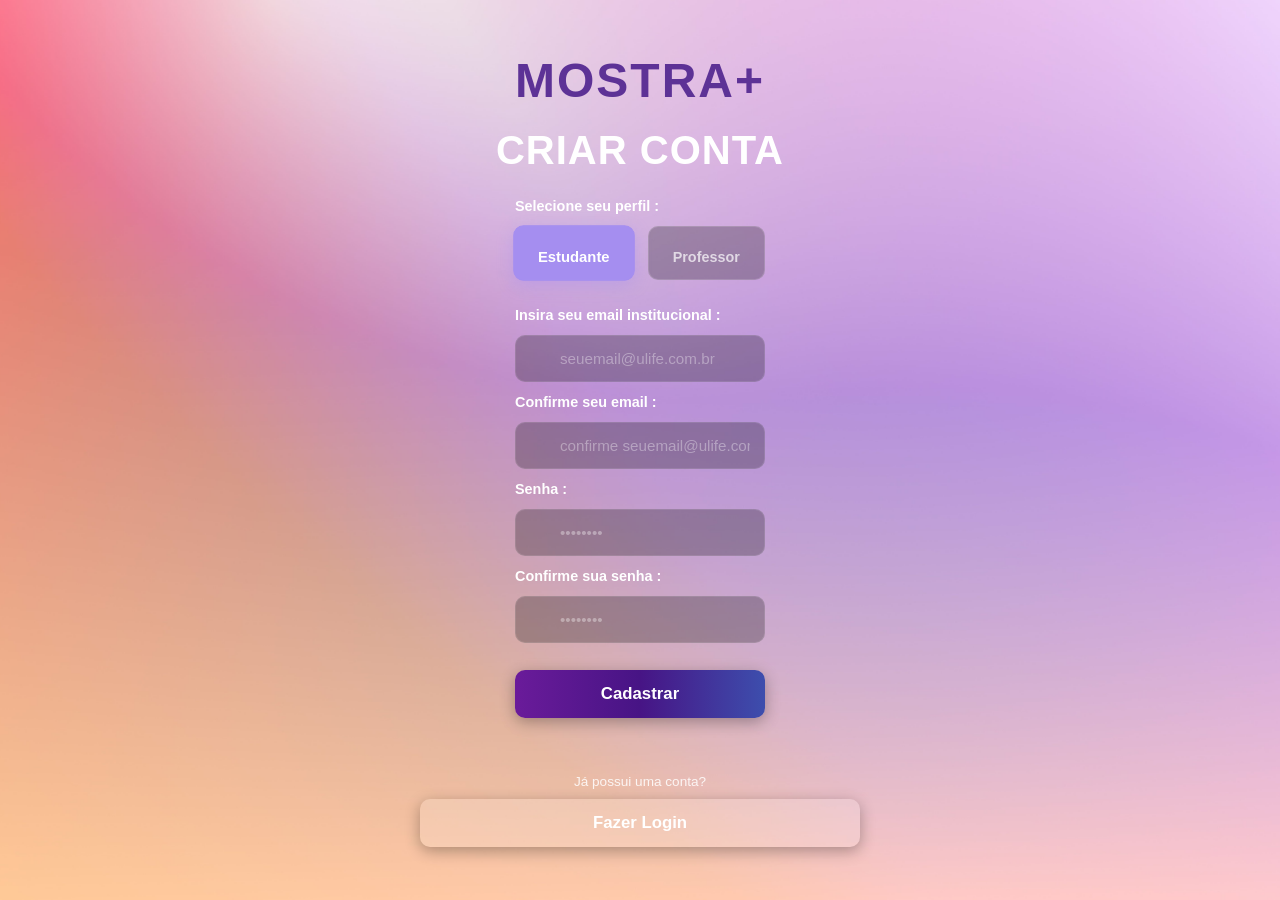
<file: cadastro.html>
<!DOCTYPE html>
<html lang="pt-BR">
<head>
  <meta charset="UTF-8">
  <meta name="viewport" content="width=device-width, initial-scale=1.0">
  <title>Mostra+ | Cadastro</title>
  <link rel="stylesheet" href="index.css">
  <link rel="stylesheet" href="index.css">
</head>
<body class="signup-body">

  <main class="signup-wrapper">
    
    <!-- CONTEÚDO CENTRALIZADO DA PÁGINA DE CADASTRO -->
    <div class="signup-card">
      
      <!-- LOGO TOPO -->
      <a href="index.html" class="brand-title signup-brand">MOSTRA+</a>

      <h2 class="signup-header">CRIAR CONTA</h2>

      <form action="#" method="POST" class="auth-form">
        
        <!-- SELEÇÃO DE PERFIL (ALUNO OU PROFESSOR) -->
        <label class="form-label">Selecione seu perfil :</label>
        <div class="profile-selector">
          <label class="profile-option">
            <input type="radio" name="perfil" value="aluno" checked required>
            <div class="profile-box">
              <i class="fa-solid fa-user-graduate"></i>
              <span>Estudante</span>
            </div>
          </label>

          <label class="profile-option">
            <input type="radio" name="perfil" value="professor" required>
            <div class="profile-box">
              <i class="fa-solid fa-chalkboard-user"></i>
              <span>Professor</span>
            </div>
          </label>
        </div>

        <!-- CAMPO: EMAIL -->
        <label for="email" class="form-label">Insira seu email institucional :</label>
        <div class="input-group">
          <i class="fa-regular fa-envelope input-icon"></i>
          <input type="email" id="email" class="form-input" placeholder="seuemail@ulife.com.br" required>
        </div>

        <!-- CAMPO: CONFIRME EMAIL -->
        <label for="confirm-email" class="form-label">Confirme seu email :</label>
        <div class="input-group">
          <i class="fa-regular fa-envelope input-icon"></i>
          <input type="email" id="confirm-email" class="form-input" placeholder="confirme seuemail@ulife.com.br" required>
        </div>

        <!-- CAMPO: SENHA -->
        <label for="password" class="form-label">Senha :</label>
        <div class="input-group">
          <i class="fa-solid fa-lock input-icon"></i>
          <input type="password" id="password" class="form-input" placeholder="••••••••" required>
        </div>

        <!-- CAMPO: CONFIRME SENHA -->
        <label for="confirm-password" class="form-label">Confirme sua senha :</label>
        <div class="input-group">
          <i class="fa-solid fa-lock input-icon"></i>
          <input type="password" id="confirm-password" class="form-input" placeholder="••••••••" required>
        </div>

        <!-- BOTÃO DE FINALIZAR CADASTRO -->
        <button type="submit" class="btn-action btn-signup-submit">Cadastrar</button>
      </form>

      <div class="divider-line"></div>

      <!-- LINK DE RETORNO AO LOGIN -->
      <div class="login-return-box">
        <p class="signup-text">Já possui uma conta?</p>
        <a href="login.html" class="btn-action btn-secondary-login">Fazer Login</a>
      </div>

    </div>

  </main>

</body>
</html>
</file>
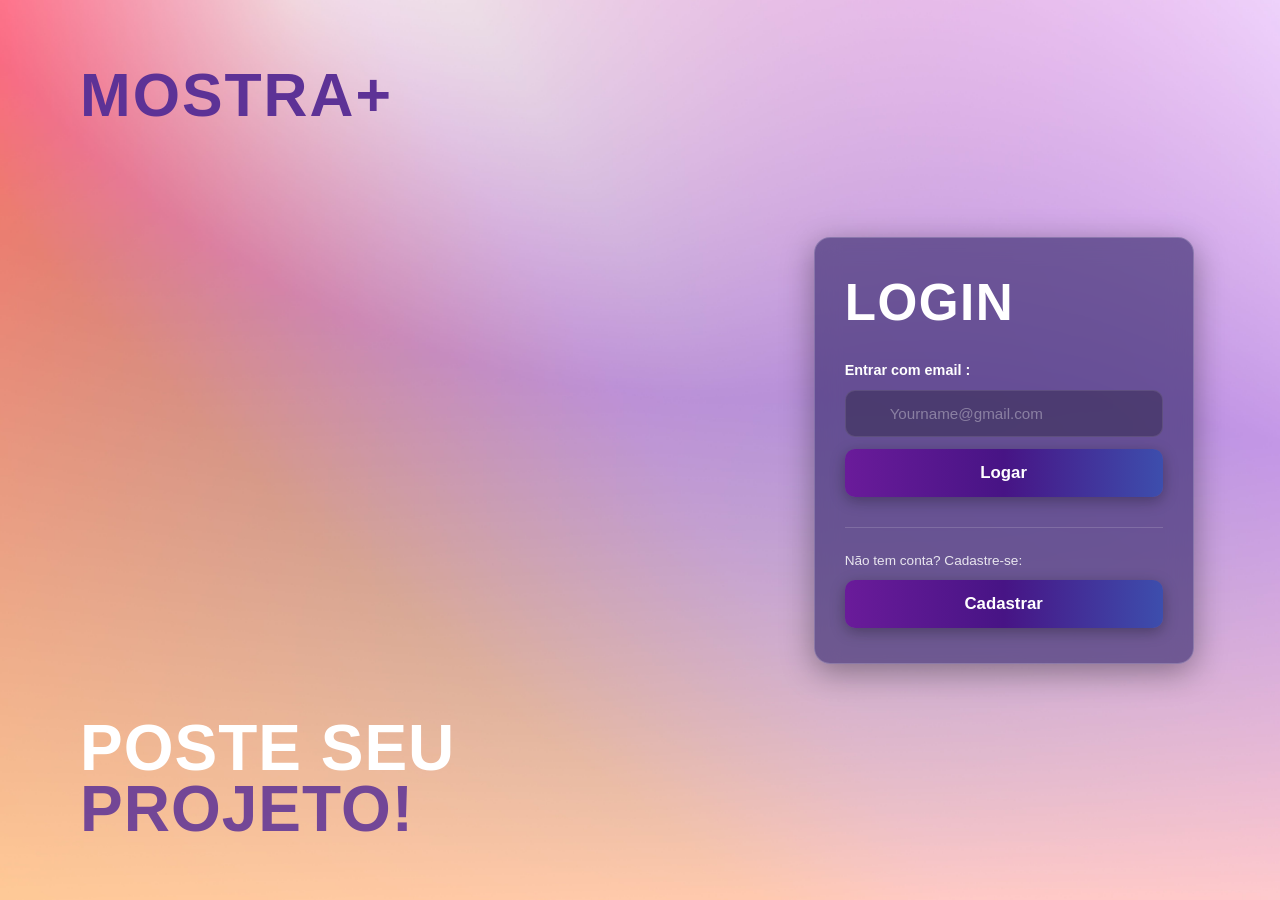
<file: login.htm>
<!DOCTYPE html>
<html lang="pt-BR">
<head>
  <meta charset="UTF-8">
  <meta name="viewport" content="width=device-width, initial-scale=1.0">
  <title>Mostra+ | Login</title>
  <link rel="stylesheet" href="index.css">
  <link rel="stylesheet" href="index.css">
</head>
<body class="login-body">

  <main class="login-wrapper">
    
    <!-- LADO ESQUERDO: MARCA E TEXTO INFERIOR (Visível no Computador) -->
    <div class="login-left-content">
      <div class="top-brand">
        <a href="index.html" class="brand-title">MOSTRA+</a>
      </div>
      <div class="bottom-tagline">
        <h1 class="poster-text">
          POSTE SEU<br>
          <span class="highlight-purple">PROJETO!</span>
        </h1>
      </div>
    </div>

    <!-- LADO DIREITO / CENTRALIZADO NO MOBILE: FORMULÁRIO DE LOGIN -->
    <div class="login-right-content">
      
      <!-- Logo exibida apenas no topo da versão celular -->
      <a href="index.html" class="brand-title mobile-brand">MOSTRA+</a>

      <div class="form-container">
        <h2 class="login-header">LOGIN</h2>

        <form action="#" method="POST" class="auth-form">
          <label for="email" class="form-label">Entrar com email :</label>
          <div class="input-group">
            <i class="fa-regular fa-envelope input-icon"></i>
            <input type="email" id="email" class="form-input" placeholder="Yourname@gmail.com" required>
          </div>

          <button type="submit" class="btn-gradient btn-action">Logar</button>
        </form>

        <div class="divider-line"></div>
        <div class="signup-box">
            <p class="signup-text">Não tem conta? Cadastre-se:</p>
            <a href="cadastro.html" class="btn-gradient btn-action" style="text-align: center; text-decoration: none; display: block;">Cadastrar</a>
        </div>
      </div>

    </div>

  </main>

</body>
</html>
</file>
<file: index.css>
/* ==========================================================================
   1. PALETA E VARIÁVEIS DE CORES SEPARADAS POR COMPONENTE
   ========================================================================== */
:root {
  /* --- 1.1 GRADIENTE DE FUNDO (Altere aqui para mudar SOMENTE o fundo) --- */
  --bg-gradient-start: #F57189; /* Cor do topo esquerdo */
  --bg-gradient-mid: #B990DC;   /* Cor do meio */
  --bg-gradient-end: #F3B994;   /* Cor do canto inferior direito */

  /* --- 1.2 CABEÇALHO / NAVBAR --- */
  --navbar-bg: #30255f;         /* Cor de fundo do cabeçalho */
  --navbar-text-color: #FFFFFF; /* Cor do texto "Mostra+" */

  /* --- 1.3 BOTÃO DE LOGIN --- */
  --btn-login-bg: #F2E4E2;      /* Fundo do botão logar */
  --btn-login-text: #222222;    /* Cor do texto do botão logar */
  --btn-login-hover: #FFFFFF;   /* Fundo do botão logar ao passar o mouse */

  /* --- 1.4 ÁREA DE BUSCA E FILTRO --- */
  --search-box-bg: #392C6F;     /* Fundo do container da barra de busca */
  --search-input-bg: #F2E4E2;   /* Fundo do campo de texto de busca */
  --search-input-text: #222222; /* Cor do texto digitado na busca */
  --btn-filter-bg: rgba(255, 255, 255, 0.15); /* Fundo do botão de filtro */
  --btn-search-bg: #F2E4E2;     /* Fundo do botão 'Buscar' */
  --btn-search-text: #222222;   /* Texto do botão 'Buscar' */

  /* --- 1.5 CARDS DOS PROJETOS (QUADRADOS) --- */
  --card-bg: #F2E4E2;           /* Fundo dos cards dos projetos */
  --card-title-color: #222222;  /* Cor do título do projeto */
  --card-desc-color: #555555;   /* Cor da descrição */
  --card-author-color: #777777; /* Cor do nome dos participantes */

  /* --- 1.6 TAGS / BADGES DE CATEGORIA --- */
  --badge-bio-bg: #D1F2D9;   --badge-bio-text: #1E6B37;
  --badge-chem-bg: #E0ECF8;  --badge-chem-text: #1B4F72;
  --badge-phys-bg: #FDEBD0;  --badge-phys-text: #7E5109;

  /* --- 1.7 SETA DE NAVEGAÇÃO DE PÁGINA --- */
  --nav-arrow-bg: #A58EF0;      /* Fundo da seta lateral */
  --nav-arrow-icon: #FFFFFF;    /* Cor do ícone da seta */
  --nav-arrow-hover: #836A9B;   /* Fundo da seta ao passar o mouse */
}

/* ==========================================================================
   2. CONFIGURAÇÕES GERAIS E FUNDO (BODY)
   ========================================================================== */
* {
  margin: 0;
  padding: 0;
  box-sizing: border-box;
  font-family: 'Segoe UI', Tahoma, Geneva, Verdana, sans-serif;
}

body {
  min-height: 100vh;
  /* Aplicação do gradiente exclusivo de fundo */
  background: linear-gradient(135deg, var(--bg-gradient-start) 0%, var(--bg-gradient-mid) 45%, var(--bg-gradient-end) 100%);
  color: #FFFFFF;
  padding-bottom: 40px;
}

/* ==========================================================================
   3. CABEÇALHO (NAVBAR)
   ========================================================================== */
.navbar {
  width: 100%;
  height: 60px;
  background-color: var(--navbar-bg);
  display: flex;
  justify-content: space-between;
  align-items: center;
  padding: 0 40px;
  box-shadow: 0 2px 10px rgba(0, 0, 0, 0.2);
}

.logo {
  font-size: 1.8rem;
  font-weight: bold;
  color: var(--navbar-text-color);
  letter-spacing: 0.5px;
}

.btn-login {
  background-color: var(--btn-login-bg);
  color: var(--btn-login-text);
  border: none;
  padding: 8px 24px;
  border-radius: 8px;
  font-weight: 600;
  cursor: pointer;
  transition: background-color 0.2s ease, transform 0.2s ease;
}

.btn-login:hover {
  background-color: var(--btn-login-hover);
  transform: translateY(-2px);
}

/* ==========================================================================
   4. CONTEÚDO PRINCIPAL & BUSCA
   ========================================================================== */
.container {
  max-width: 1200px;
  margin: 0 auto;
  padding: 20px 20px;
}

.main-title {
  text-align: center;
  font-size: 2.5rem;
  margin-bottom: 20px;
  font-weight: 600;
  text-shadow: 0 2px 4px rgba(0, 0, 0, 0.2);
}

.search-section {
  display: flex;
  flex-direction: column;
  align-items: center;
  margin-bottom: 35px;
}

.search-label {
  font-size: 1.1rem;
  margin-bottom: 8px;
  color: #FFFFFF;
}

.search-box {
  background-color: var(--search-box-bg);
  padding: 10px 14px;
  border-radius: 12px;
  display: flex;
  align-items: center;
  gap: 10px;
  box-shadow: 0 4px 15px rgba(0, 0, 0, 0.25);
}

.btn-filter {
  background-color: var(--btn-filter-bg);
  color: #FFFFFF;
  border: none;
  padding: 8px 12px;
  border-radius: 6px;
  display: flex;
  align-items: center;
  gap: 6px;
  cursor: pointer;
  font-size: 0.85rem;
  transition: background-color 0.2s;
}

.btn-filter:hover {
  background-color: rgba(255, 255, 255, 0.3);
}

.search-input {
  border: none;
  outline: none;
  background-color: var(--search-input-bg);
  padding: 8px 16px;
  border-radius: 6px;
  width: 260px;
  font-size: 0.95rem;
  color: var(--search-input-text);
}

.btn-search {
  background-color: var(--btn-search-bg);
  color: var(--btn-search-text);
  border: none;
  padding: 8px 18px;
  border-radius: 6px;
  font-weight: 600;
  cursor: pointer;
  transition: background-color 0.2s;
}

.btn-search:hover {
  background-color: #FFFFFF;
}

/* ==========================================================================
   5. GRID 3x2 DE PROJETOS E HOVER (EFEITO ZOOM)
   ========================================================================== */
.grid-wrapper {
  display: flex;
  align-items: center;
  gap: 20px;
  position: relative;
}

.projects-grid {
  display: grid;
  grid-template-columns: repeat(3, 1fr);
  grid-template-rows: repeat(2, auto);
  gap: 20px;
  flex: 1;
}

.project-card {
  background-color: var(--card-bg);
  border-radius: 12px;
  padding: 24px;
  display: flex;
  flex-direction: column;
  align-items: center;
  text-align: center;
  box-shadow: 0 4px 12px rgba(0, 0, 0, 0.15);
  /* Animação suave para quando passar o mouse */
  transition: transform 0.3s cubic-bezier(0.25, 0.8, 0.25, 1), box-shadow 0.3s ease;
  cursor: pointer;
}

/* Aumento do card ao passar o mouse */
.project-card:hover {
  transform: scale(1.04);
  box-shadow: 0 10px 25px rgba(0, 0, 0, 0.3);
  z-index: 2;
}

.badge {
  font-size: 0.75rem;
  padding: 4px 12px;
  border-radius: 20px;
  font-weight: 600;
  margin-bottom: 12px;
}

.badge-biology   { background-color: var(--badge-bio-bg);  color: var(--badge-bio-text); }
.badge-chemistry { background-color: var(--badge-chem-bg); color: var(--badge-chem-text); }
.badge-physics   { background-color: var(--badge-phys-bg); color: var(--badge-phys-text); }

.card-title {
  font-size: 1.2rem;
  font-weight: 700;
  color: var(--card-title-color);
  margin-bottom: 10px;
}

.card-description {
  font-size: 0.9rem;
  color: var(--card-desc-color);
  margin-bottom: 16px;
  line-height: 1.4;
}

.card-authors {
  font-size: 0.85rem;
  color: var(--card-author-color);
  margin-top: auto;
}

/* ==========================================================================
   6. SETA DISCRETA DE NAVEGAÇÃO
   ========================================================================== */
.nav-next {
  background-color: var(--nav-arrow-bg);
  color: var(--nav-arrow-icon);
  border: none;
  width: 42px;
  height: 42px;
  border-radius: 8px;
  /* 2. AJUSTE O TAMANHO DO SÍMBOLO/SETA AQUI */
  font-size: 1.4rem;   /* Aumenta ou diminui o símbolo '>' */
  font-weight: bold;   /* Deixa o símbolo mais espesso/negrito */
  color: #0a0909;
  display: flex;
  align-items: center;
  justify-content: center;
  cursor: pointer;
  box-shadow: 0 4px 10px rgba(0, 0, 0, 0.2);
  transition: background-color 0.2s, transform 0.2s;
}

.nav-next:hover {
  background-color: var(--nav-arrow-hover);
  transform: translateX(3px);
}
/* ==========================================================================
   BOTÃO "VER PROJETO" DENTRO DO CARD (.btn-card-details)
   ========================================================================== */
.btn-card-details {
  display: inline-block;
  width: 100%;
  margin-top: 15px;
  padding: 10px 18px;
  box-sizing: border-box;
  
  /* Estilização e Cores da Paleta */
  background: linear-gradient(90deg, var(--bg-gradient-start) 0%, var(--nav-arrow-bg) 100%);
  color: #FFFFFF;
  font-size: 0.9rem;
  font-weight: 700;
  text-align: center;
  text-decoration: none;
  border-radius: 8px;
  
  /* Efeito de transição suave */
  transition: transform 0.25s cubic-bezier(0.25, 0.8, 0.25, 1), box-shadow 0.25s ease, background 0.25s ease;
}

/* Efeito ao passar o cursor no botão */
.btn-card-details:hover {
  transform: scale(1.03); /* Aumenta levemente */
  box-shadow: 0 4px 15px rgba(165, 142, 240, 0.4); /* Leve brilho roxo/lilás */
  color: #FFFFFF;
}
/* ==========================================================================
   7. RESPONSIVIDADE
   ========================================================================== */
@media (max-width: 900px) {
  .projects-grid {
    grid-template-columns: repeat(2, 1fr);
  }
}

@media (max-width: 600px) {
  .projects-grid {
    grid-template-columns: 1fr;
  }
  .navbar {
    padding: 0 20px;
  }
  .search-box {
    flex-direction: column;
    width: 100%;
  }
  .search-input {
    width: 100%;
  }
  .grid-wrapper {
    flex-direction: column;
  }
  .nav-next {
    margin-top: 10px;
  }
}
/* ==========================================================================
   CONFIGURAÇÕES GERAIS DE RESETS (Essenciais para o footer colar 100%)
   ========================================================================== */
html, body {
  margin: 0 !important;
  padding: 0 !important;
  width: 100%;
  min-height: 100vh;
  box-sizing: border-box;
}

body {
  display: flex;
  flex-direction: column;
}

/* O container de conteúdo principal empurra o footer até o final */
.container {
  flex: 1;
}

/* ==========================================================================
   RODAPÉ (FOOTER - Colado nas laterais e no fundo)
   ========================================================================== */
.footer {
  width: 100%;
  box-sizing: border-box;
  background-color: #6d4970; /* Cor de fundo */
  color: #cebab0;            /* Cor do texto */
  padding: 40px 0;
  margin: 150px 0 0 0;        /* Apenas margin-top para afastar do conteúdo anterior */
  border-radius: 0;          /* Remove qualquer curvatura nas pontas */
  border-top: 1px solid rgba(255, 255, 255, 0.1);
}

.footer-container {
  max-width: 1200px;
  width: 100%;
  margin: 0 auto;
  padding: 0 20px;           /* Evita colar o texto no limite em telas menores */
  box-sizing: border-box;
  display: flex;
  justify-content: space-around; /* Distribui as colunas */
  gap: 40px;
}

.footer-col h3 {
  font-size: 1.1rem;
  font-weight: 700;
  margin-bottom: 16px;
  letter-spacing: 1px;
  text-transform: uppercase;
  color: #000000;
}

.footer-col ul {
  list-style: none;
  padding: 0;
  margin: 0;
}

.footer-col ul li {
  margin-bottom: 10px;
}

.footer-col ul li a {
  color: #070605;
  text-decoration: none;
  font-size: 0.95rem;
  transition: color 0.2s ease, text-shadow 0.2s ease, transform 0.2s ease;
  display: inline-block;
}

/* Efeito ao passar o cursor no texto */
.footer-col ul li a:hover {
  color: #FFFFFF;             /* Fica branco brilhante */
  text-shadow: 0 0 8px rgba(255, 255, 255, 0.5); /* Leve brilho */
  transform: translateX(2px); /* Pequeno deslocamento suave */
}

/* Ajuste Responsivo para celulares */
@media (max-width: 600px) {
  .footer-container {
    flex-direction: column;
    align-items: center;
    text-align: center;
  }
}
/* ==========================================================================
   PÁGINA DE LOGIN (COMPUTADOR X CELULAR)
   ========================================================================== */
.login-body {
  margin: 0;
  padding: 0;
  width: 100vw;
  height: 100vh;
  overflow-x: hidden;
  background-color: var(--purple-dark); /* Fundo roxo escuro base #392C6F */
}

.login-wrapper {
  width: 100%;
  min-height: 100vh;
  display: flex;
  box-sizing: border-box;
  background-image: url('bg-login.jpg'); /* Nome do seu arquivo de imagem */
  background-repeat: no-repeat;
  background-size: cover;
  
  /* Alinha a ilustração para a esquerda para não colidir com o formulário no lado direito */
  background-position: left 20% center; 
  background-color: var(--purple-dark);
}

/* Cria um cartão com fundo desfocado atrás do formulário para garantir leitura limpa */
.form-container {
  width: 100%;
  max-width: 380px;
  background: rgba(57, 44, 111, 0.65); /* Roxo do projeto com transparência */
  backdrop-filter: blur(12px);          /* Efeito de vidro desfocado */
  -webkit-backdrop-filter: blur(12px);
  padding: 35px 30px;
  border-radius: 16px;
  border: 1px solid rgba(255, 255, 255, 0.2);
  box-shadow: 0 8px 32px 0 rgba(0, 0, 0, 0.37);
}

/* --- LADO ESQUERDO (COMPUTADOR) --- */
.login-left-content {
  flex: 1.2;
  padding: 60px 80px;
  display: flex;
  flex-direction: column;
  justify-content: space-between;
  box-sizing: border-box;
}

.brand-title {
  font-size: 3.8rem;
  font-weight: 900;
  color: #5d3296; /* Tom de lilás/roxo do tema */
  text-decoration: none;
  letter-spacing: 2px;
  display: inline-block;
  transition: transform 0.3s ease;
}

.brand-title:hover {
  transform: scale(1.02);
}

.poster-text {
  font-size: 4rem;
  font-weight: 900;
  color: #FFFFFF;
  line-height: 0.95;
  margin: 0;
  letter-spacing: 1px;
}

.highlight-purple {
  color: #5d3296;
  opacity: 0.85;
}

/* --- LADO DIREITO (COMPUTADOR) --- */
.login-right-content {
  flex: 1;
  display: flex;
  flex-direction: column;
  justify-content: center;
  align-items: center;
  padding: 40px;
  box-sizing: border-box;
}

.mobile-brand {
  display: none; /* Escondido por padrão no PC */
}

.form-container {
  width: 100%;
  max-width: 380px;
}

.login-header {
  font-size: 3.2rem;
  font-weight: 900;
  color: #ffffff;
  margin-bottom: 30px;
  letter-spacing: 1.5px;
}

.auth-form {
  display: flex;
  flex-direction: column;
  gap: 12px;
}

.form-label {
  font-size: 0.9rem;
  color: #FFFFFF;
  font-weight: 600;
}

.input-group {
  position: relative;
  width: 100%;
}

.input-icon {
  position: absolute;
  left: 16px;
  top: 50%;
  transform: translateY(-50%);
  color: rgba(114, 91, 151, 0.5);
  font-size: 1rem;
}

.form-input {
  width: 100%;
  background-color: rgba(0, 0, 0, 0.25);
  border: 1px solid rgba(255, 255, 255, 0.1);
  border-radius: 10px;
  padding: 14px 14px 14px 44px;
  color: #FFFFFF;
  font-size: 0.95rem;
  box-sizing: border-box;
  outline: none;
  transition: border-color 0.2s;
}

.form-input:focus {
  border-color: var(--nav-arrow-bg);
}

.form-input::placeholder {
  color: rgba(255, 255, 255, 0.35);
}

/* BOTÕES COM EFEITO DE HOVER (AUMENTAR LEVEMENTE) */
.btn-action {
  width: 100%;
  padding: 14px;
  border: none;
  border-radius: 10px;
  background: linear-gradient(90deg, #6A1B9A 0%, #471485 50%, #3d4ead 100%);
  color: #FFFFFF;
  font-size: 1.05rem;
  font-weight: 700;
  cursor: pointer;
  box-shadow: 0 4px 15px rgba(0, 0, 0, 0.3);
  /* Animação suave para ampliar ao passar o cursor */
  transition: transform 0.25s cubic-bezier(0.25, 0.8, 0.25, 1), box-shadow 0.25s ease;
}

.btn-action:hover {
  transform: scale(1.04); /* Aumenta levemente a caixa */
  box-shadow: 0 6px 20px rgba(106, 32, 153, 0.5);
}

.divider-line {
  height: 1px;
  background-color: rgba(255, 255, 255, 0.15);
  margin: 30px 0 25px 0;
}

.signup-box {
  display: flex;
  flex-direction: column;
  gap: 12px;
}

.signup-text {
  font-size: 0.85rem;
  color: rgba(255, 255, 255, 0.85);
  margin: 0;
}

/* ==========================================================================
   VERSÃO CELULAR / MOBILE (QUADRO DA ESQUERDA NA IMAGEM)
   ========================================================================== */
@media (max-width: 850px) {
  .login-wrapper {
    flex-direction: column;
    height: auto;
    min-height: 100vh;
    padding: 40px 20px;
    justify-content: center;
  }

  .login-left-content {
    display: none; /* Esconde a lateral e o texto 'POSTE SEU PROJETO' no celular */
  }

  .login-right-content {
    width: 100%;
    padding: 0;
  }

  .mobile-brand {
    display: block; /* Mostra a marca 'MOSTRA+' no topo do celular */
    font-size: 2.8rem;
    margin-bottom: 40px;
    text-align: center;
  }

  .form-container {
    max-width: 340px;
  }

  .login-header {
    font-size: 2.6rem;
  }
}
/* ==========================================================================
   PÁGINA DE CADASTRO (CENTRALIZADA E RESPONSIVA)
   ========================================================================== */
.signup-body {
  margin: 0;
  padding: 0;
  width: 100vw;
  min-height: 100vh;
  background-color: var(--purple-dark);
}

.signup-wrapper {
  width: 100%;
  min-height: 100vh;
  display: flex;
  align-items: center;
  justify-content: center; /* Centralização no meio da página */
  padding: 40px 20px;
  box-sizing: border-box;
/* 1. Imagem de fundo apontando para o arquivo salvo */
  background-image: url('bg-login.jpg'); /* Altere o caminho se salvar em pasta (ex: 'images/bg-login.jpg') */
  
  /* 2. Centraliza a imagem na tela */
  background-position: center center;
  
  /* 3. Evita que a imagem fique se repetindo */
  background-repeat: no-repeat;
  
  /* 4. OTIMIZAÇÃO VISUAL: Força a imagem a cobrir 100% da tela sem esticar ou distorcer */
  background-size: cover;
  
  /* 5. Fixa o fundo ao rolar a página (ótimos resultados em telas longas como a de cadastro) */
  background-attachment: fixed;

  /* 6. COR DE FALLBACK: Exibida enquanto a imagem carrega para não dar "flash" branco */
  background-color: var(--purple-dark);
}

.signup-card {
  width: 100%;
  max-width: 440px; /* Largura focada no meio da tela */
  display: flex;
  flex-direction: column;
  align-items: center;
}

.signup-brand {
  font-size: 3rem;
  margin-bottom: 20px;
}

.signup-header {
  font-size: 2.5rem;
  font-weight: 900;
  color: #FFFFFF;
  margin-bottom: 25px;
  letter-spacing: 1px;
}

/* --- SELEÇÃO DE PERFIL (RADIO BUTTONS ESTILIZADOS) --- */
.profile-selector {
  display: flex;
  gap: 15px;
  margin-bottom: 15px;
  width: 100%;
}

.profile-option {
  flex: 1;
  cursor: pointer;
}

.profile-option input[type="radio"] {
  display: none; /* Esconde a bolinha padrão do rádio */
}

.profile-box {
  background-color: rgba(0, 0, 0, 0.25);
  border: 1px solid rgba(255, 255, 255, 0.15);
  border-radius: 10px;
  padding: 14px 10px;
  display: flex;
  flex-direction: column;
  align-items: center;
  gap: 8px;
  color: rgba(255, 255, 255, 0.7);
  font-size: 0.9rem;
  font-weight: 600;
  transition: all 0.25s cubic-bezier(0.25, 0.8, 0.25, 1);
}

.profile-box i {
  font-size: 1.4rem;
}

/* Estado de Seleção do Perfil */
.profile-option input[type="radio"]:checked + .profile-box {
  background-color: var(--nav-arrow-bg);
  border-color: var(--nav-arrow-bg);
  color: #FFFFFF;
  box-shadow: 0 4px 15px rgba(165, 142, 240, 0.4);
  transform: scale(1.03);
}

.profile-box:hover {
  transform: scale(1.03);
  border-color: var(--nav-arrow-bg);
}

/* Adjustments dos Botões da Tela de Cadastro */
.btn-signup-submit {
  margin-top: 15px;
}

.login-return-box {
  width: 100%;
  display: flex;
  flex-direction: column;
  gap: 10px;
  text-align: center;
}

.btn-secondary-login {
  background: rgba(255, 255, 255, 0.15);
  text-decoration: none;
  text-align: center;
  display: block;
  box-sizing: border-box;
}

.btn-secondary-login:hover {
  background: rgba(255, 255, 255, 0.3);
}

/* Ajustes para telas menores */
@media (max-width: 500px) {
  .signup-card {
    max-width: 100%;
  }
  .signup-header {
    font-size: 2rem;
  }
}
/* ==========================================================================
   PÁGINA DE DETALHES DO PROJETO (PROJETO.HTML)
   ========================================================================== */
.project-details-container {
  padding-top: 40px;
  padding-bottom: 40px;
}

.project-header {
  display: flex;
  justify-content: space-between;
  align-items: flex-start;
  gap: 30px;
  margin-bottom: 35px;
  flex-wrap: wrap;
}

.project-badge {
  display: inline-block;
  background-color: var(--nav-arrow-bg);
  color: #FFFFFF;
  padding: 6px 16px;
  border-radius: 20px;
  font-size: 0.85rem;
  font-weight: 700;
  margin-bottom: 12px;
  text-transform: uppercase;
}

.project-title {
  font-size: 2.5rem;
  font-weight: 800;
  color: #FFFFFF;
  margin: 0 0 10px 0;
}

.project-subtitle {
  font-size: 1.1rem;
  color: rgba(255, 255, 255, 0.8);
  margin: 0;
}

/* ==========================================================================
   BOTÃO DE ACESSO AO PROJETO (CENTRALIZADO E COM ESPAÇAMENTO NAS BORDAS)
   ========================================================================== */
.access-project-wrapper {
  margin-top: 35px;
  display: flex;
  justify-content: center; /* Centraliza o botão dentro da caixa */
  align-items: center;
  width: 100%;
  padding: 0 20px;         /* Garante respiro lateral de segurança em qualquer tela */
  box-sizing: border-box;
}

.btn-access-project {
  /* Força o botão a NÃO ocupar 100% da largura da tela */
  width: auto !important;           
  max-width: 320px;                 /* Limita a largura máxima do botão */
  margin: 0 auto;                   /* Centraliza horizontalmente */
  padding: 14px 32px !important;    /* Espaçamento interno em cima/baixo e nas laterais do texto */
  
  display: inline-flex;
  align-items: center;
  justify-content: center;
  gap: 10px;
  
  text-decoration: none;
  font-size: 1.05rem;
  font-weight: 700;
  border-radius: 10px;
 background: linear-gradient(90deg, #6A1B9A 0%, #4A148C 50%, #3F51B5 100%) !important;
  color: #FFFFFF;
  box-shadow: 0 4px 15px rgba(0, 0, 0, 0.25);
  white-space: nowrap;
  
  /* Animação e Zoom suave ao passar o mouse */
  transition: transform 0.25s cubic-bezier(0.25, 0.8, 0.25, 1), box-shadow 0.25s ease;
}

.btn-access-project:hover {
  transform: scale(1.04);           /* Aumento leve */
  box-shadow: 0 6px 20px rgba(165, 142, 240, 0.5);
}

/* GALERIA DE IMAGENS */
.project-gallery {
  margin-bottom: 40px;
}

.main-image-box {
  width: 100%;
  max-height: 520px;
  overflow: hidden;
  border-radius: 16px;
  box-shadow: 0 10px 30px rgba(0,0,0,0.3);
  margin-bottom: 15px;
}

.main-image-box img {
  width: 100%;
  height: 100%;
  object-fit: cover;
  display: block;
}

.thumbnail-list {
  display: flex;
  gap: 15px;
}

.thumb {
  width: 120px;
  height: 80px;
  object-fit: cover;
  border-radius: 8px;
  cursor: pointer;
  opacity: 0.6;
  border: 2px solid transparent;
  transition: opacity 0.2s, border-color 0.2s, transform 0.2s;
}

.thumb:hover, .thumb.active {
  opacity: 1;
  border-color: var(--nav-arrow-bg);
  transform: scale(1.03);
}

/* GRID DE DESCRIÇÃO E INTEGRANTES */
.project-info-grid {
  display: grid;
  grid-template-columns: 2fr 1fr;
  gap: 40px;
}

.project-description-box, .project-members-box {
  background-color: var(--navbar-bg); /* #392C6F */
  padding: 30px;
  border-radius: 16px;
  border: 1px solid rgba(255, 255, 255, 0.1);
}

.project-description-box h2, .project-members-box h2 {
  font-size: 1.4rem;
  color: #FFFFFF;
  margin-top: 0;
  margin-bottom: 20px;
  display: flex;
  align-items: center;
  gap: 10px;
}

.project-description-box p {
  line-height: 1.7;
  color: #EED9D5;
  font-size: 1rem;
}

.tech-tags {
  list-style: none;
  padding: 0;
  display: flex;
  flex-wrap: wrap;
  gap: 10px;
}

.tech-tags li {
  background: rgba(255, 255, 255, 0.1);
  padding: 6px 14px;
  border-radius: 8px;
  font-size: 0.85rem;
  color: #FFFFFF;
}

/* INTEGRANTES */
.member-list {
  list-style: none;
  padding: 0;
  margin: 0 0 25px 0;
}

.member-card {
  display: flex;
  align-items: center;
  gap: 15px;
  padding: 12px;
  background: rgba(0, 0, 0, 0.2);
  border-radius: 10px;
  margin-bottom: 10px;
}

.member-avatar {
  width: 42px;
  height: 42px;
  border-radius: 50%;
  background-color: var(--nav-arrow-bg);
  display: flex;
  align-items: center;
  justify-content: center;
  color: #FFFFFF;
  font-size: 1.1rem;
}

.member-info {
  display: flex;
  flex-direction: column;
}

.member-info strong {
  color: #FFFFFF;
  font-size: 0.95rem;
}

.member-info span {
  color: rgba(255, 255, 255, 0.7);
  font-size: 0.8rem;
}

/* RESPONSIVIDADE */
@media (max-width: 850px) {
  .project-info-grid {
    grid-template-columns: 1fr;
  }
  
  .project-header {
    flex-direction: column;
    align-items: stretch;
  }

  .btn-access-project {
    width: 100%;
    box-sizing: border-box;
  }
}
</file>
